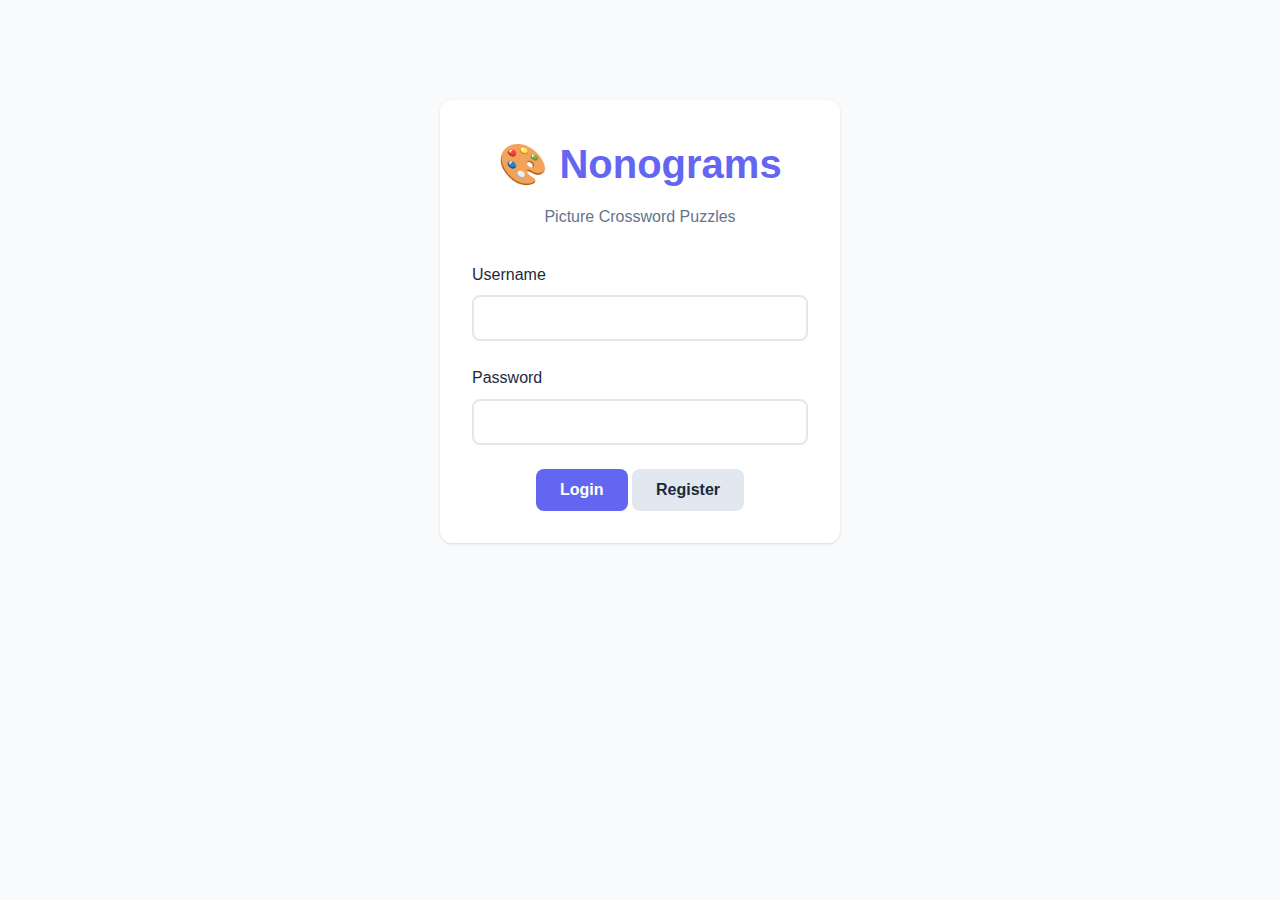
<file: index.html>
<!DOCTYPE html>
<html lang="en">
<head>
    <meta charset="UTF-8">
    <meta name="viewport" content="width=device-width, initial-scale=1.0">
    <title>Nonograms - Picture Crossword Puzzles</title>
    <link rel="stylesheet" href="css/styles.css">
</head>
<body>
    <div id="app">
        <!-- Login Screen -->
        <div id="loginScreen" class="screen active">
            <div class="container">
                <div class="card login-card">
                    <h1>🎨 Nonograms</h1>
                    <p class="subtitle">Picture Crossword Puzzles</p>
                    <form id="loginForm">
                        <div class="form-group">
                            <label for="username">Username</label>
                            <input type="text" id="username" name="username" required autocomplete="username">
                        </div>
                        <div class="form-group">
                            <label for="password">Password</label>
                            <input type="password" id="password" name="password" required autocomplete="current-password">
                        </div>
                        <button type="submit" class="btn btn-primary">Login</button>
                        <button type="button" id="registerBtn" class="btn btn-secondary">Register</button>
                    </form>
                </div>
            </div>
        </div>

        <!-- Main App Screen -->
        <div id="mainScreen" class="screen">
            <nav class="navbar">
                <div class="nav-brand">🎨 Nonograms</div>
                <div class="nav-menu">
                    <span id="userDisplay" class="nav-user"></span>
                    <button id="logoutBtn" class="btn btn-text">Logout</button>
                </div>
            </nav>

            <div class="container">
                <div class="main-grid">
                    <!-- Sidebar -->
                    <aside class="sidebar">
                        <div class="menu">
                            <button class="menu-item active" data-view="browse">
                                <span class="icon">📋</span>
                                <span>Browse Puzzles</span>
                            </button>
                            <button class="menu-item" data-view="create">
                                <span class="icon">✏️</span>
                                <span>Create Puzzle</span>
                            </button>
                            <button class="menu-item" data-view="fromPhoto">
                                <span class="icon">📷</span>
                                <span>From Photo</span>
                            </button>
                            <button class="menu-item" data-view="solve">
                                <span class="icon">🔍</span>
                                <span>Solve Puzzle</span>
                            </button>
                        </div>
                    </aside>

                    <!-- Main Content Area -->
                    <main class="content">
                        <!-- Browse Puzzles View -->
                        <div id="browseView" class="view active">
                            <h2>Browse Puzzles</h2>
                            <div class="filter-bar">
                                <label for="sizeFilter">Filter by size:</label>
                                <select id="sizeFilter">
                                    <option value="all">All Sizes</option>
                                    <option value="5">5x5</option>
                                    <option value="10">10x10</option>
                                    <option value="15">15x15</option>
                                    <option value="20">20x20</option>
                                </select>
                            </div>
                            <div id="puzzleList" class="puzzle-grid">
                                <!-- Puzzles will be loaded here -->
                            </div>
                        </div>

                        <!-- Create Puzzle View -->
                        <div id="createView" class="view">
                            <h2>Create New Puzzle</h2>
                            <div class="card">
                                <form id="createPuzzleForm">
                                    <div class="form-group">
                                        <label for="puzzleName">Puzzle Name</label>
                                        <input type="text" id="puzzleName" required>
                                    </div>
                                    <div class="form-group">
                                        <label for="puzzleSize">Size</label>
                                        <select id="puzzleSize">
                                            <option value="5">5x5</option>
                                            <option value="10" selected>10x10</option>
                                            <option value="15">15x15</option>
                                            <option value="20">20x20</option>
                                        </select>
                                    </div>
                                    <button type="submit" class="btn btn-primary">Create Grid</button>
                                </form>
                            </div>
                            <div id="gridEditor" class="hidden">
                                <h3>Design Your Puzzle</h3>
                                <p class="help-text">Click cells to toggle them on/off</p>
                                <div id="editorCanvas"></div>
                                <div class="editor-actions">
                                    <button id="clearGrid" class="btn btn-secondary">Clear</button>
                                    <button id="savePuzzle" class="btn btn-primary">Save Puzzle</button>
                                </div>
                            </div>
                        </div>

                        <!-- From Photo View -->
                        <div id="fromPhotoView" class="view">
                            <h2>Create Puzzle from Photo</h2>
                            <div class="card">
                                <form id="photoUploadForm">
                                    <div class="form-group">
                                        <label for="photoPuzzleName">Puzzle Name</label>
                                        <input type="text" id="photoPuzzleName" required>
                                    </div>
                                    <div class="form-group">
                                        <label for="photoPuzzleSize">Size</label>
                                        <select id="photoPuzzleSize">
                                            <option value="5">5x5</option>
                                            <option value="10" selected>10x10</option>
                                            <option value="15">15x15</option>
                                            <option value="20">20x20</option>
                                        </select>
                                    </div>
                                    <div class="form-group">
                                        <label for="photoUpload">Upload Photo</label>
                                        <input type="file" id="photoUpload" accept="image/*" required>
                                    </div>
                                    <button type="submit" class="btn btn-primary">Generate Puzzle</button>
                                </form>
                                <div id="photoPreview" class="photo-preview hidden">
                                    <h3>Preview</h3>
                                    <canvas id="photoCanvas"></canvas>
                                </div>
                            </div>
                        </div>

                        <!-- Solve Puzzle View -->
                        <div id="solveView" class="view">
                            <h2>Solve Puzzle from Image</h2>
                            <div class="card">
                                <div class="upload-options">
                                    <div class="form-group">
                                        <label for="puzzleScreenshot">Upload Screenshot</label>
                                        <input type="file" id="puzzleScreenshot" accept="image/*">
                                    </div>
                                    <div class="divider">OR</div>
                                    <button id="openCamera" class="btn btn-primary">
                                        <span class="icon">📸</span>
                                        Open Camera
                                    </button>
                                </div>
                                <video id="cameraPreview" class="camera-preview hidden" autoplay playsinline></video>
                                <button id="capturePhoto" class="btn btn-primary hidden">Capture</button>
                                <canvas id="captureCanvas" class="hidden"></canvas>
                            </div>
                            <div id="solveResult" class="solve-result hidden">
                                <h3>Solution</h3>
                                <div id="solutionDisplay"></div>
                            </div>
                        </div>

                        <!-- Play Puzzle View -->
                        <div id="playView" class="view">
                            <div class="puzzle-header">
                                <button id="backToBrowse" class="btn btn-secondary">← Back</button>
                                <h2 id="currentPuzzleName"></h2>
                            </div>
                            <div id="gameCanvas"></div>
                            <div class="game-controls">
                                <button id="checkSolution" class="btn btn-primary">Check Solution</button>
                                <button id="resetPuzzle" class="btn btn-secondary">Reset</button>
                            </div>
                        </div>
                    </main>
                </div>
            </div>
        </div>
    </div>

    <script src="js/auth.js"></script>
    <script src="js/storage.js"></script>
    <script src="js/nonogram.js"></script>
    <script src="js/solver.js"></script>
    <script src="js/photoProcessor.js"></script>
    <script src="js/app.js"></script>
</body>
</html>
</file>
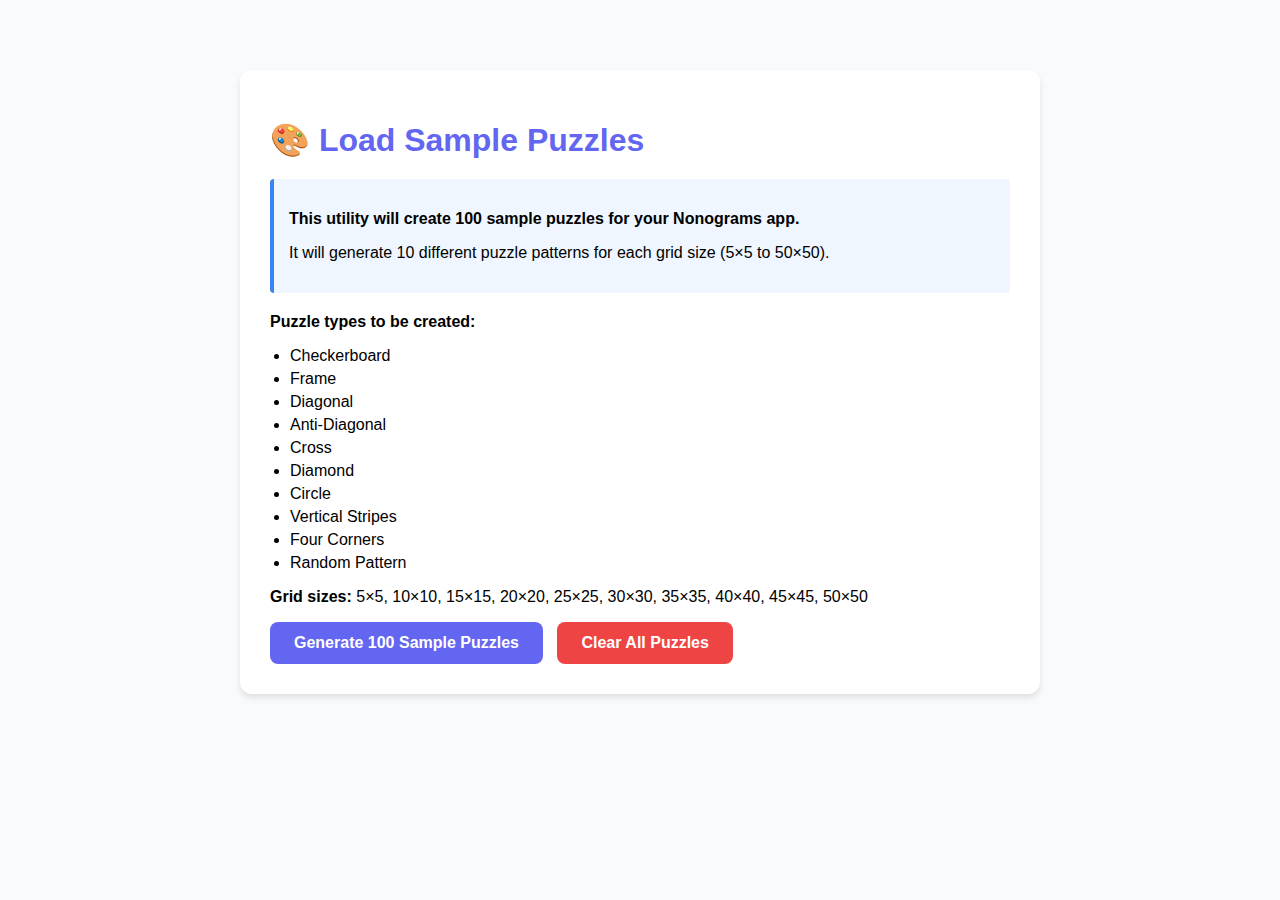
<file: load-sample-puzzles.html>
<!DOCTYPE html>
<html lang="en">
<head>
    <meta charset="UTF-8">
    <meta name="viewport" content="width=device-width, initial-scale=1.0">
    <title>Load Sample Puzzles - Nonograms</title>
    <style>
        body {
            font-family: -apple-system, BlinkMacSystemFont, 'Segoe UI', Roboto, sans-serif;
            max-width: 800px;
            margin: 50px auto;
            padding: 20px;
            background: #f8fafc;
        }
        .container {
            background: white;
            padding: 30px;
            border-radius: 12px;
            box-shadow: 0 4px 6px rgba(0,0,0,0.1);
        }
        h1 {
            color: #6366f1;
            margin-bottom: 20px;
        }
        .info {
            background: #eff6ff;
            border-left: 4px solid #3b82f6;
            padding: 15px;
            margin: 20px 0;
            border-radius: 4px;
        }
        .success {
            background: #d1fae5;
            border-left: 4px solid #10b981;
            padding: 15px;
            margin: 20px 0;
            border-radius: 4px;
        }
        button {
            background: #6366f1;
            color: white;
            border: none;
            padding: 12px 24px;
            font-size: 16px;
            font-weight: 600;
            border-radius: 8px;
            cursor: pointer;
            transition: all 0.2s;
        }
        button:hover {
            background: #4f46e5;
            transform: translateY(-2px);
            box-shadow: 0 4px 12px rgba(99, 102, 241, 0.4);
        }
        button:disabled {
            background: #cbd5e1;
            cursor: not-allowed;
            transform: none;
        }
        #progress {
            margin-top: 20px;
            font-family: monospace;
            font-size: 14px;
            max-height: 400px;
            overflow-y: auto;
            background: #1e293b;
            color: #10b981;
            padding: 15px;
            border-radius: 8px;
        }
        .log-line {
            margin: 5px 0;
        }
        .error {
            color: #ef4444;
        }
        .warning {
            color: #f59e0b;
        }
        ul {
            margin: 10px 0;
            padding-left: 20px;
        }
        li {
            margin: 5px 0;
        }
    </style>
</head>
<body>
    <div class="container">
        <h1>🎨 Load Sample Puzzles</h1>
        
        <div class="info">
            <p><strong>This utility will create 100 sample puzzles for your Nonograms app.</strong></p>
            <p>It will generate 10 different puzzle patterns for each grid size (5×5 to 50×50).</p>
        </div>

        <p><strong>Puzzle types to be created:</strong></p>
        <ul>
            <li>Checkerboard</li>
            <li>Frame</li>
            <li>Diagonal</li>
            <li>Anti-Diagonal</li>
            <li>Cross</li>
            <li>Diamond</li>
            <li>Circle</li>
            <li>Vertical Stripes</li>
            <li>Four Corners</li>
            <li>Random Pattern</li>
        </ul>

        <p><strong>Grid sizes:</strong> 5×5, 10×10, 15×15, 20×20, 25×25, 30×30, 35×35, 40×40, 45×45, 50×50</p>

        <button id="generateBtn" onclick="loadSamplePuzzles()">Generate 100 Sample Puzzles</button>
        <button onclick="clearAllPuzzles()" style="background: #ef4444; margin-left: 10px;">Clear All Puzzles</button>
        
        <div id="progress" style="display: none;"></div>
    </div>

    <script src="js/auth.js"></script>
    <script src="js/storage.js"></script>
    <script>
        function log(message, type = 'info') {
            const progress = document.getElementById('progress');
            progress.style.display = 'block';
            const line = document.createElement('div');
            line.className = `log-line ${type}`;
            line.textContent = message;
            progress.appendChild(line);
            progress.scrollTop = progress.scrollHeight;
        }

        function loadSamplePuzzles() {
            const btn = document.getElementById('generateBtn');
            btn.disabled = true;
            
            const progress = document.getElementById('progress');
            progress.innerHTML = '';
            progress.style.display = 'block';

            log('🚀 Starting puzzle generation...');
            log('');

            // Ensure we have a user (create demo user if needed)
            if (!window.authManager.isLoggedIn()) {
                try {
                    window.authManager.register('demo', 'demo123');
                    window.authManager.login('demo', 'demo123');
                    log('✓ Created and logged in as demo user', 'info');
                } catch (e) {
                    try {
                        window.authManager.login('demo', 'demo123');
                        log('✓ Logged in as demo user', 'info');
                    } catch (e2) {
                        log('✗ Failed to create demo user. Please register manually first.', 'error');
                        btn.disabled = false;
                        return;
                    }
                }
            }

            const gridSizes = [5, 10, 15, 20, 25, 30, 35, 40, 45, 50];
            
            const patterns = {
                checkerboard: (size) => {
                    const grid = [];
                    for (let i = 0; i < size; i++) {
                        const row = [];
                        for (let j = 0; j < size; j++) {
                            row.push((i + j) % 2);
                        }
                        grid.push(row);
                    }
                    return grid;
                },
                
                border: (size) => {
                    const grid = Array(size).fill(null).map(() => Array(size).fill(0));
                    for (let i = 0; i < size; i++) {
                        grid[0][i] = 1;
                        grid[size-1][i] = 1;
                        grid[i][0] = 1;
                        grid[i][size-1] = 1;
                    }
                    return grid;
                },
                
                diagonal: (size) => {
                    const grid = Array(size).fill(null).map(() => Array(size).fill(0));
                    for (let i = 0; i < size; i++) {
                        grid[i][i] = 1;
                    }
                    return grid;
                },
                
                antiDiagonal: (size) => {
                    const grid = Array(size).fill(null).map(() => Array(size).fill(0));
                    for (let i = 0; i < size; i++) {
                        grid[i][size - 1 - i] = 1;
                    }
                    return grid;
                },
                
                cross: (size) => {
                    const grid = Array(size).fill(null).map(() => Array(size).fill(0));
                    const mid = Math.floor(size / 2);
                    for (let i = 0; i < size; i++) {
                        grid[mid][i] = 1;
                        grid[i][mid] = 1;
                    }
                    return grid;
                },
                
                diamond: (size) => {
                    const grid = Array(size).fill(null).map(() => Array(size).fill(0));
                    const mid = Math.floor(size / 2);
                    for (let i = 0; i < size; i++) {
                        for (let j = 0; j < size; j++) {
                            if (Math.abs(i - mid) + Math.abs(j - mid) <= mid) {
                                grid[i][j] = 1;
                            }
                        }
                    }
                    return grid;
                },
                
                circle: (size) => {
                    const grid = Array(size).fill(null).map(() => Array(size).fill(0));
                    const mid = size / 2;
                    const radius = size / 2 - 1;
                    for (let i = 0; i < size; i++) {
                        for (let j = 0; j < size; j++) {
                            const dist = Math.sqrt((i - mid + 0.5) ** 2 + (j - mid + 0.5) ** 2);
                            if (dist <= radius) {
                                grid[i][j] = 1;
                            }
                        }
                    }
                    return grid;
                },
                
                stripes: (size) => {
                    const grid = Array(size).fill(null).map(() => Array(size).fill(0));
                    for (let i = 0; i < size; i++) {
                        for (let j = 0; j < size; j++) {
                            grid[i][j] = j % 2;
                        }
                    }
                    return grid;
                },
                
                corners: (size) => {
                    const grid = Array(size).fill(null).map(() => Array(size).fill(0));
                    const cornerSize = Math.floor(size / 3);
                    for (let i = 0; i < cornerSize; i++) {
                        for (let j = 0; j < cornerSize; j++) {
                            grid[i][j] = 1;
                            grid[i][size - 1 - j] = 1;
                            grid[size - 1 - i][j] = 1;
                            grid[size - 1 - i][size - 1 - j] = 1;
                        }
                    }
                    return grid;
                },
                
                random: (size) => {
                    const grid = Array(size).fill(null).map(() => Array(size).fill(0));
                    for (let i = 0; i < size; i++) {
                        for (let j = 0; j < size; j++) {
                            grid[i][j] = Math.random() < 0.4 ? 1 : 0;
                        }
                    }
                    return grid;
                }
            };

            const puzzleTemplates = [
                { pattern: 'checkerboard', name: 'Checkerboard' },
                { pattern: 'border', name: 'Frame' },
                { pattern: 'diagonal', name: 'Diagonal' },
                { pattern: 'antiDiagonal', name: 'Anti-Diagonal' },
                { pattern: 'cross', name: 'Cross' },
                { pattern: 'diamond', name: 'Diamond' },
                { pattern: 'circle', name: 'Circle' },
                { pattern: 'stripes', name: 'Vertical Stripes' },
                { pattern: 'corners', name: 'Four Corners' },
                { pattern: 'random', name: 'Random Pattern' }
            ];

            let totalCreated = 0;

            gridSizes.forEach(size => {
                log(`\n📏 Creating puzzles for ${size}×${size}...`);
                
                puzzleTemplates.forEach(template => {
                    const grid = patterns[template.pattern](size);
                    
                    const puzzle = {
                        name: `${template.name} ${size}×${size}`,
                        size: size,
                        grid: grid
                    };

                    try {
                        window.storageManager.savePuzzle(puzzle);
                        totalCreated++;
                        log(`  ✓ ${puzzle.name}`);
                    } catch (error) {
                        log(`  ✗ Failed: ${puzzle.name} - ${error.message}`, 'error');
                    }
                });
            });

            log('');
            log(`🎉 Successfully created ${totalCreated} sample puzzles!`);
            log('');
            log('✨ You can now close this page and go to Browse Puzzles to see them all.');
            log('💡 Tip: Use the size filter to browse puzzles by grid size.');
            
            setTimeout(() => {
                const container = document.querySelector('.container');
                const successDiv = document.createElement('div');
                successDiv.className = 'success';
                successDiv.innerHTML = `
                    <strong>✅ Done!</strong><br>
                    Created ${totalCreated} puzzles. 
                    <a href="index.html" style="color: #6366f1; font-weight: 600;">Go to main app →</a>
                `;
                container.insertBefore(successDiv, progress);
            }, 500);
            
            btn.disabled = false;
        }

        function clearAllPuzzles() {
            if (confirm('Are you sure you want to delete ALL puzzles? This cannot be undone.')) {
                localStorage.removeItem('nonogram_puzzles');
                log('🗑️ All puzzles have been cleared.', 'warning');
                log('Refresh the page or click Generate to create new ones.');
            }
        }
    </script>
</body>
</html>
</file>
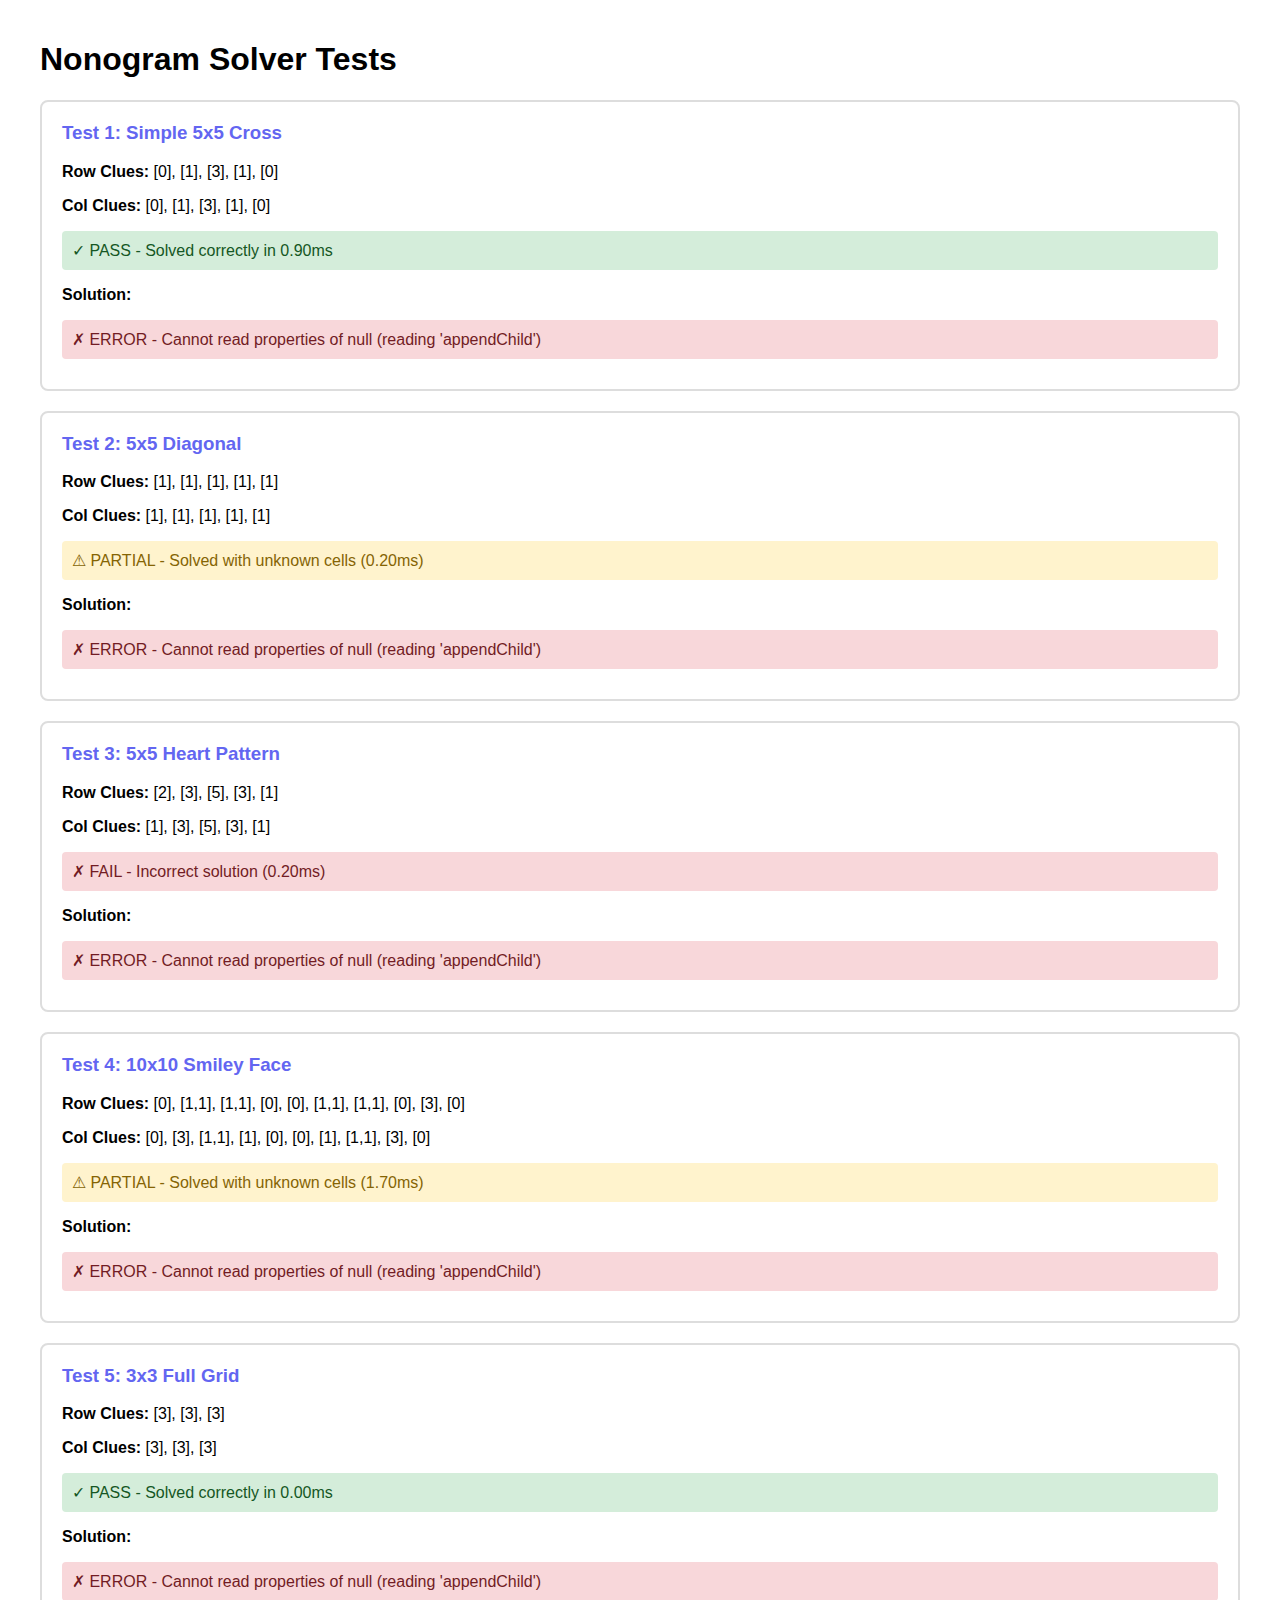
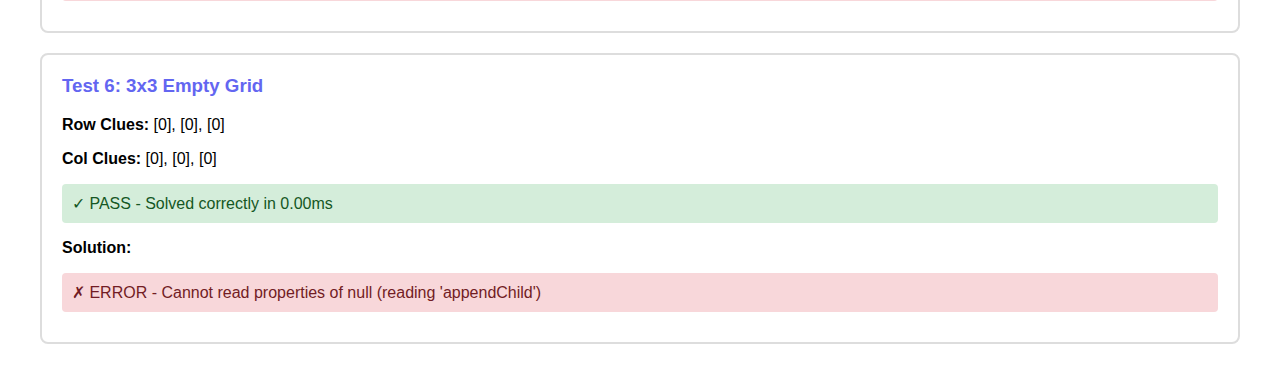
<file: test-solver.html>
<!DOCTYPE html>
<html lang="en">
<head>
    <meta charset="UTF-8">
    <meta name="viewport" content="width=device-width, initial-scale=1.0">
    <title>Solver Test</title>
    <style>
        body {
            font-family: Arial, sans-serif;
            padding: 20px;
            max-width: 1200px;
            margin: 0 auto;
        }
        .test-case {
            margin: 20px 0;
            padding: 20px;
            border: 2px solid #ddd;
            border-radius: 8px;
        }
        .test-case h3 {
            margin-top: 0;
            color: #6366f1;
        }
        .grid {
            display: inline-grid;
            gap: 1px;
            background: #ddd;
            border: 2px solid #ddd;
            margin: 10px 0;
        }
        .cell {
            width: 20px;
            height: 20px;
            background: white;
        }
        .cell.filled {
            background: #6366f1;
        }
        .cell.unknown {
            background: #ffeb3b;
        }
        .result {
            padding: 10px;
            margin: 10px 0;
            border-radius: 4px;
        }
        .result.success {
            background: #d4edda;
            color: #155724;
        }
        .result.partial {
            background: #fff3cd;
            color: #856404;
        }
        .result.error {
            background: #f8d7da;
            color: #721c24;
        }
    </style>
</head>
<body>
    <h1>Nonogram Solver Tests</h1>
    <div id="testResults"></div>

    <script src="js/solver.js"></script>
    <script>
        const testCases = [
            {
                name: "Simple 5x5 Cross",
                rowClues: [[0], [1], [3], [1], [0]],
                colClues: [[0], [1], [3], [1], [0]],
                expectedSolution: [
                    [0, 0, 0, 0, 0],
                    [0, 0, 1, 0, 0],
                    [0, 1, 1, 1, 0],
                    [0, 0, 1, 0, 0],
                    [0, 0, 0, 0, 0]
                ]
            },
            {
                name: "5x5 Diagonal",
                rowClues: [[1], [1], [1], [1], [1]],
                colClues: [[1], [1], [1], [1], [1]],
                expectedSolution: null // Multiple solutions possible
            },
            {
                name: "5x5 Heart Pattern",
                rowClues: [[2], [3], [5], [3], [1]],
                colClues: [[1], [3], [5], [3], [1]],
                expectedSolution: [
                    [1, 0, 0, 0, 1],
                    [1, 1, 0, 1, 1],
                    [1, 1, 1, 1, 1],
                    [0, 1, 1, 1, 0],
                    [0, 0, 1, 0, 0]
                ]
            },
            {
                name: "10x10 Smiley Face",
                rowClues: [[0], [1,1], [1,1], [0], [0], [1,1], [1,1], [0], [3], [0]],
                colClues: [[0], [3], [1,1], [1], [0], [0], [1], [1,1], [3], [0]],
                expectedSolution: null
            },
            {
                name: "3x3 Full Grid",
                rowClues: [[3], [3], [3]],
                colClues: [[3], [3], [3]],
                expectedSolution: [
                    [1, 1, 1],
                    [1, 1, 1],
                    [1, 1, 1]
                ]
            },
            {
                name: "3x3 Empty Grid",
                rowClues: [[0], [0], [0]],
                colClues: [[0], [0], [0]],
                expectedSolution: [
                    [0, 0, 0],
                    [0, 0, 0],
                    [0, 0, 0]
                ]
            }
        ];

        function renderGrid(grid, containerId) {
            const container = document.getElementById(containerId);
            const gridDiv = document.createElement('div');
            gridDiv.className = 'grid';
            gridDiv.style.gridTemplateColumns = `repeat(${grid[0].length}, 20px)`;

            grid.forEach(row => {
                row.forEach(cell => {
                    const cellDiv = document.createElement('div');
                    cellDiv.className = 'cell';
                    if (cell === 1) {
                        cellDiv.classList.add('filled');
                    } else if (cell === -1) {
                        cellDiv.classList.add('unknown');
                    }
                    gridDiv.appendChild(cellDiv);
                });
            });

            container.appendChild(gridDiv);
        }

        function compareGrids(actual, expected) {
            if (!expected) return null; // No expected solution
            
            for (let i = 0; i < actual.length; i++) {
                for (let j = 0; j < actual[i].length; j++) {
                    if (actual[i][j] !== expected[i][j]) {
                        return false;
                    }
                }
            }
            return true;
        }

        function runTests() {
            const resultsDiv = document.getElementById('testResults');

            testCases.forEach((testCase, index) => {
                const testDiv = document.createElement('div');
                testDiv.className = 'test-case';
                testDiv.id = `test-${index}`;

                const title = document.createElement('h3');
                title.textContent = `Test ${index + 1}: ${testCase.name}`;
                testDiv.appendChild(title);

                const cluesDiv = document.createElement('div');
                cluesDiv.innerHTML = `
                    <p><strong>Row Clues:</strong> ${testCase.rowClues.map(c => '[' + c.join(',') + ']').join(', ')}</p>
                    <p><strong>Col Clues:</strong> ${testCase.colClues.map(c => '[' + c.join(',') + ']').join(', ')}</p>
                `;
                testDiv.appendChild(cluesDiv);

                try {
                    const startTime = performance.now();
                    const solution = window.nonogramSolver.solveComplete(testCase.rowClues, testCase.colClues);
                    const endTime = performance.now();
                    const duration = (endTime - startTime).toFixed(2);

                    const hasUnknown = solution.some(row => row.some(cell => cell === -1));
                    
                    const resultDiv = document.createElement('div');
                    
                    if (testCase.expectedSolution) {
                        const matches = compareGrids(solution, testCase.expectedSolution);
                        if (matches) {
                            resultDiv.className = 'result success';
                            resultDiv.textContent = `✓ PASS - Solved correctly in ${duration}ms`;
                        } else if (hasUnknown) {
                            resultDiv.className = 'result partial';
                            resultDiv.textContent = `⚠ PARTIAL - Some cells unknown (${duration}ms)`;
                        } else {
                            resultDiv.className = 'result error';
                            resultDiv.textContent = `✗ FAIL - Incorrect solution (${duration}ms)`;
                        }
                    } else {
                        if (hasUnknown) {
                            resultDiv.className = 'result partial';
                            resultDiv.textContent = `⚠ PARTIAL - Solved with unknown cells (${duration}ms)`;
                        } else {
                            resultDiv.className = 'result success';
                            resultDiv.textContent = `✓ SOLVED - Fully solved in ${duration}ms`;
                        }
                    }
                    
                    testDiv.appendChild(resultDiv);

                    const solutionLabel = document.createElement('p');
                    solutionLabel.innerHTML = '<strong>Solution:</strong>';
                    testDiv.appendChild(solutionLabel);
                    renderGrid(solution, `test-${index}`);

                    if (testCase.expectedSolution) {
                        const expectedLabel = document.createElement('p');
                        expectedLabel.innerHTML = '<strong>Expected:</strong>';
                        testDiv.appendChild(expectedLabel);
                        renderGrid(testCase.expectedSolution, `test-${index}`);
                    }

                } catch (error) {
                    const resultDiv = document.createElement('div');
                    resultDiv.className = 'result error';
                    resultDiv.textContent = `✗ ERROR - ${error.message}`;
                    testDiv.appendChild(resultDiv);
                }

                resultsDiv.appendChild(testDiv);
            });
        }

        // Run tests when page loads
        window.addEventListener('DOMContentLoaded', runTests);
    </script>
</body>
</html>
</file>
<file: css/styles.css>
:root {
    --primary-color: #6366f1;
    --primary-hover: #4f46e5;
    --secondary-color: #8b5cf6;
    --success-color: #10b981;
    --danger-color: #ef4444;
    --background: #f8fafc;
    --surface: #ffffff;
    --text-primary: #1e293b;
    --text-secondary: #64748b;
    --border-color: #e2e8f0;
    --shadow: 0 1px 3px 0 rgb(0 0 0 / 0.1), 0 1px 2px -1px rgb(0 0 0 / 0.1);
    --shadow-lg: 0 10px 15px -3px rgb(0 0 0 / 0.1), 0 4px 6px -4px rgb(0 0 0 / 0.1);
}

* {
    margin: 0;
    padding: 0;
    box-sizing: border-box;
}

body {
    font-family: -apple-system, BlinkMacSystemFont, 'Segoe UI', Roboto, 'Helvetica Neue', Arial, sans-serif;
    background: var(--background);
    color: var(--text-primary);
    line-height: 1.6;
}

/* Layout */
.screen {
    display: none;
}

.screen.active {
    display: block;
}

.container {
    max-width: 1400px;
    margin: 0 auto;
    padding: 20px;
}

/* Navigation */
.navbar {
    background: var(--surface);
    box-shadow: var(--shadow);
    padding: 1rem 2rem;
    display: flex;
    justify-content: space-between;
    align-items: center;
    position: sticky;
    top: 0;
    z-index: 100;
}

.nav-brand {
    font-size: 1.5rem;
    font-weight: 700;
    color: var(--primary-color);
}

.nav-menu {
    display: flex;
    gap: 1rem;
    align-items: center;
}

.nav-user {
    color: var(--text-secondary);
    font-weight: 500;
}

/* Cards */
.card {
    background: var(--surface);
    border-radius: 12px;
    padding: 2rem;
    box-shadow: var(--shadow);
    margin-bottom: 2rem;
}

.login-card {
    max-width: 400px;
    margin: 5rem auto;
    text-align: center;
}

.login-card h1 {
    font-size: 2.5rem;
    margin-bottom: 0.5rem;
    color: var(--primary-color);
}

.subtitle {
    color: var(--text-secondary);
    margin-bottom: 2rem;
}

/* Forms */
.form-group {
    margin-bottom: 1.5rem;
    text-align: left;
}

.form-group label {
    display: block;
    margin-bottom: 0.5rem;
    font-weight: 500;
    color: var(--text-primary);
}

.form-group input,
.form-group select {
    width: 100%;
    padding: 0.75rem;
    border: 2px solid var(--border-color);
    border-radius: 8px;
    font-size: 1rem;
    transition: border-color 0.2s;
}

.form-group input:focus,
.form-group select:focus {
    outline: none;
    border-color: var(--primary-color);
}

/* Buttons */
.btn {
    padding: 0.75rem 1.5rem;
    border: none;
    border-radius: 8px;
    font-size: 1rem;
    font-weight: 600;
    cursor: pointer;
    transition: all 0.2s;
    display: inline-flex;
    align-items: center;
    gap: 0.5rem;
}

.btn-primary {
    background: var(--primary-color);
    color: white;
}

.btn-primary:hover {
    background: var(--primary-hover);
    transform: translateY(-1px);
    box-shadow: var(--shadow-lg);
}

.btn-secondary {
    background: var(--border-color);
    color: var(--text-primary);
}

.btn-secondary:hover {
    background: #cbd5e1;
}

.btn-text {
    background: transparent;
    color: var(--text-secondary);
    padding: 0.5rem 1rem;
}

.btn-text:hover {
    color: var(--text-primary);
}

/* Main Grid Layout */
.main-grid {
    display: grid;
    grid-template-columns: 250px 1fr;
    gap: 2rem;
    margin-top: 2rem;
}

/* Sidebar */
.sidebar {
    background: var(--surface);
    border-radius: 12px;
    padding: 1rem;
    box-shadow: var(--shadow);
    height: fit-content;
    position: sticky;
    top: 100px;
}

.menu {
    display: flex;
    flex-direction: column;
    gap: 0.5rem;
}

.menu-item {
    display: flex;
    align-items: center;
    gap: 1rem;
    padding: 1rem;
    background: transparent;
    border: none;
    border-radius: 8px;
    cursor: pointer;
    font-size: 1rem;
    text-align: left;
    transition: all 0.2s;
    color: var(--text-secondary);
}

.menu-item:hover {
    background: var(--background);
    color: var(--text-primary);
}

.menu-item.active {
    background: var(--primary-color);
    color: white;
}

.menu-item .icon {
    font-size: 1.5rem;
}

/* Content */
.content {
    min-height: 600px;
}

.view {
    display: none;
}

.view.active {
    display: block;
    animation: fadeIn 0.3s;
}

@keyframes fadeIn {
    from { opacity: 0; transform: translateY(10px); }
    to { opacity: 1; transform: translateY(0); }
}

.content h2 {
    font-size: 2rem;
    margin-bottom: 1.5rem;
    color: var(--primary-color);
}

.content h3 {
    font-size: 1.5rem;
    margin-bottom: 1rem;
    color: var(--text-primary);
}

/* Filter Bar */
.filter-bar {
    display: flex;
    gap: 1rem;
    align-items: center;
    margin-bottom: 2rem;
    padding: 1rem;
    background: var(--surface);
    border-radius: 8px;
    box-shadow: var(--shadow);
}

.filter-bar label {
    font-weight: 500;
}

.filter-bar select {
    padding: 0.5rem 1rem;
    border: 2px solid var(--border-color);
    border-radius: 8px;
    font-size: 1rem;
}

/* Puzzle Grid */
.puzzle-grid {
    display: grid;
    grid-template-columns: repeat(auto-fill, minmax(280px, 1fr));
    gap: 1.5rem;
}

.puzzle-card {
    background: var(--surface);
    border-radius: 12px;
    padding: 1.5rem;
    box-shadow: var(--shadow);
    cursor: pointer;
    transition: all 0.2s;
}

.puzzle-card:hover {
    transform: translateY(-4px);
    box-shadow: var(--shadow-lg);
}

.puzzle-card h3 {
    font-size: 1.25rem;
    margin-bottom: 0.5rem;
    color: var(--primary-color);
}

.puzzle-info {
    display: flex;
    gap: 1rem;
    color: var(--text-secondary);
    font-size: 0.9rem;
    margin-bottom: 1rem;
}

.puzzle-preview {
    display: grid;
    gap: 2px;
    background: var(--border-color);
    padding: 2px;
    border-radius: 4px;
}

.puzzle-preview-cell {
    background: var(--surface);
    aspect-ratio: 1;
}

.puzzle-preview-cell.filled {
    background: var(--primary-color);
}

/* Grid Editor */
.hidden {
    display: none !important;
}

#gridEditor {
    margin-top: 2rem;
}

#editorCanvas {
    display: inline-block;
    margin: 1rem 0;
    background: var(--surface);
    border-radius: 8px;
    box-shadow: var(--shadow);
    padding: 1rem;
}

.editor-grid {
    display: grid;
    gap: 1px;
    background: var(--border-color);
    border: 2px solid var(--border-color);
}

.editor-cell {
    background: white;
    aspect-ratio: 1;
    cursor: pointer;
    transition: background 0.1s;
}

.editor-cell:hover {
    background: #f0f0f0;
}

.editor-cell.filled {
    background: var(--primary-color);
}

.editor-actions {
    display: flex;
    gap: 1rem;
    margin-top: 1rem;
}

.help-text {
    color: var(--text-secondary);
    font-size: 0.9rem;
    margin-bottom: 1rem;
}

/* Photo Processing */
.photo-preview {
    margin-top: 2rem;
}

#photoCanvas {
    max-width: 100%;
    border-radius: 8px;
    box-shadow: var(--shadow);
    margin-top: 1rem;
}

.threshold-slider {
    width: 100%;
    cursor: pointer;
    accent-color: var(--primary-color);
}

/* Solve View */
.upload-options {
    display: flex;
    flex-direction: column;
    gap: 1rem;
}

.divider {
    text-align: center;
    color: var(--text-secondary);
    font-weight: 500;
    position: relative;
    margin: 1rem 0;
}

.divider::before,
.divider::after {
    content: '';
    position: absolute;
    top: 50%;
    width: 45%;
    height: 1px;
    background: var(--border-color);
}

.divider::before {
    left: 0;
}

.divider::after {
    right: 0;
}

.camera-preview {
    width: 100%;
    max-width: 640px;
    border-radius: 8px;
    margin: 1rem 0;
}

.solve-result {
    margin-top: 2rem;
    padding: 2rem;
    background: var(--surface);
    border-radius: 12px;
    box-shadow: var(--shadow);
}

/* Game Canvas */
.puzzle-header {
    display: flex;
    justify-content: space-between;
    align-items: center;
    margin-bottom: 2rem;
}

#gameCanvas {
    display: inline-block;
    background: var(--surface);
    border-radius: 8px;
    box-shadow: var(--shadow-lg);
    padding: 2rem;
    margin: 2rem 0;
    max-width: 100%;
    overflow-x: auto;
}

.game-grid {
    display: grid;
    position: relative;
}

.game-cell {
    aspect-ratio: 1;
    cursor: pointer;
    background: white;
    transition: background 0.1s;
    display: flex;
    align-items: center;
    justify-content: center;
}

.game-cell:hover {
    background: #f0f0f0;
}

.game-cell.marked {
    background: var(--primary-color);
}

.game-cell.crossed {
    position: relative;
}

.game-cell.crossed::after {
    content: '×';
    font-size: 1.5em;
    color: var(--danger-color);
}

.clue-number {
    font-size: 0.8rem;
    font-weight: 600;
    color: var(--text-primary);
    padding: 0.2rem;
    text-align: center;
}

.game-controls {
    display: flex;
    gap: 1rem;
    margin-top: 1rem;
}

/* Responsive Design */
@media (max-width: 768px) {
    .main-grid {
        grid-template-columns: 1fr;
    }
    
    .sidebar {
        position: static;
    }
    
    .menu {
        flex-direction: row;
        overflow-x: auto;
    }
    
    .menu-item span:not(.icon) {
        display: none;
    }
    
    .puzzle-grid {
        grid-template-columns: 1fr;
    }
    
    .navbar {
        padding: 1rem;
    }
}

/* Notifications */
.notification {
    position: fixed;
    top: 80px;
    right: 20px;
    padding: 1rem 1.5rem;
    background: var(--surface);
    border-radius: 8px;
    box-shadow: var(--shadow-lg);
    z-index: 1000;
    animation: slideIn 0.3s;
}

@keyframes slideIn {
    from {
        transform: translateX(400px);
        opacity: 0;
    }
    to {
        transform: translateX(0);
        opacity: 1;
    }
}

.notification.success {
    border-left: 4px solid var(--success-color);
}

.notification.error {
    border-left: 4px solid var(--danger-color);
}

.notification.info {
    border-left: 4px solid var(--primary-color);
}

/* Loading Spinner */
.spinner {
    border: 3px solid var(--border-color);
    border-top: 3px solid var(--primary-color);
    border-radius: 50%;
    width: 40px;
    height: 40px;
    animation: spin 1s linear infinite;
    margin: 2rem auto;
}

@keyframes spin {
    0% { transform: rotate(0deg); }
    100% { transform: rotate(360deg); }
}
</file>
